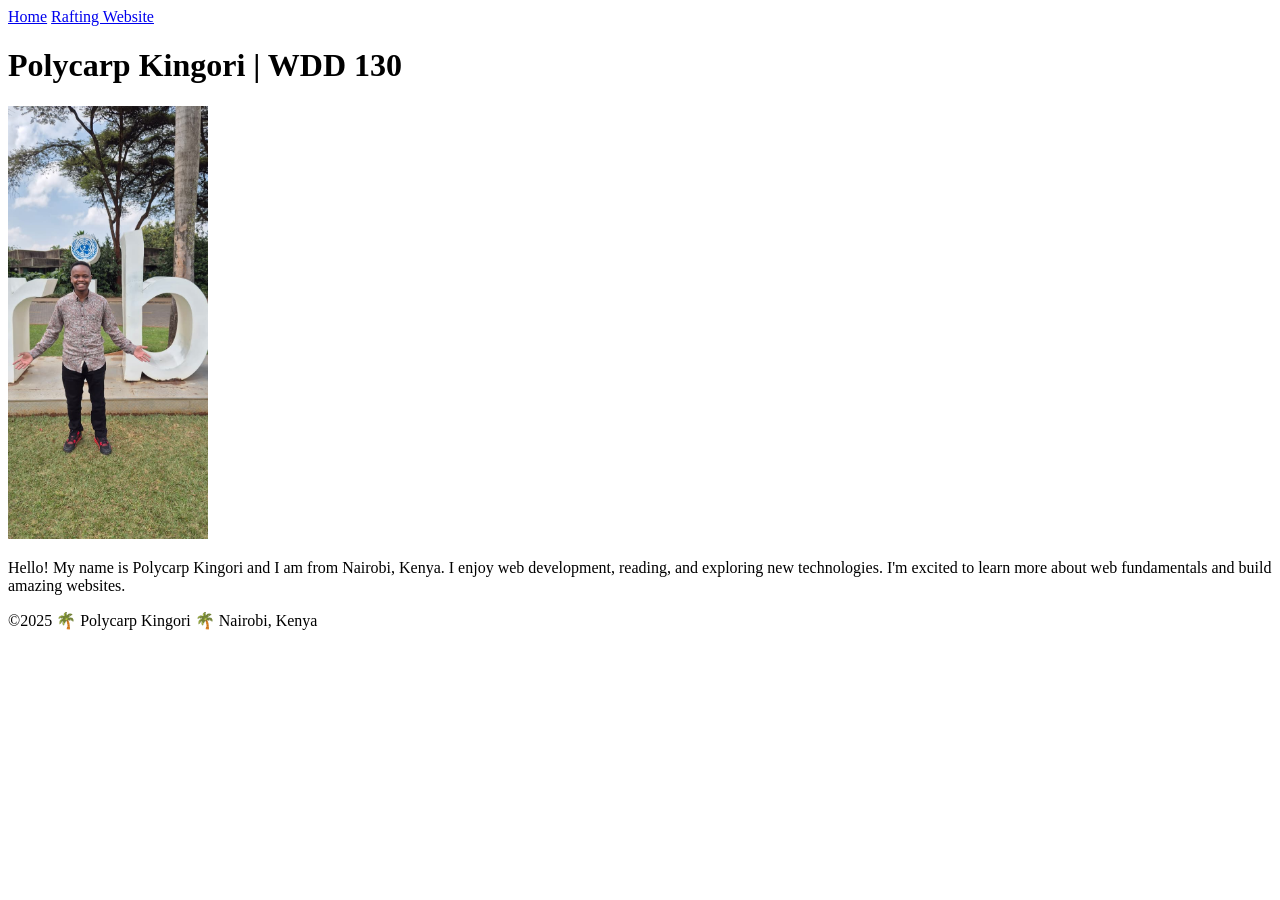
<file: index.html>
<!DOCTYPE html>
<html lang="en-US">

<head>
    <meta charset="utf-8">
    <meta name="viewport" content="width=device-width, initial-scale=1.0">
    <title>Polycarp Kingori | WDD 130</title>
</head>

<body>
    <header>
        <nav>
            <a href="#">Home</a>
            <a href="wwr/">Rafting Website</a>
        </nav>
    </header>
    <main>
        <h1>Polycarp Kingori | WDD 130</h1>
        <img src="images/profile.jpeg" alt="Hello, my name is Polycarp Kingori" width="200">
        <p>Hello! My name is Polycarp Kingori and I am from Nairobi, Kenya. I enjoy web development,
            reading, and exploring new technologies. I'm excited to learn more about web
            fundamentals and build amazing websites.</p>
    </main>
    <footer>
        <p>©2025 🌴 Polycarp Kingori 🌴 Nairobi, Kenya</p>
    </footer>
</body>

</html>
</file>
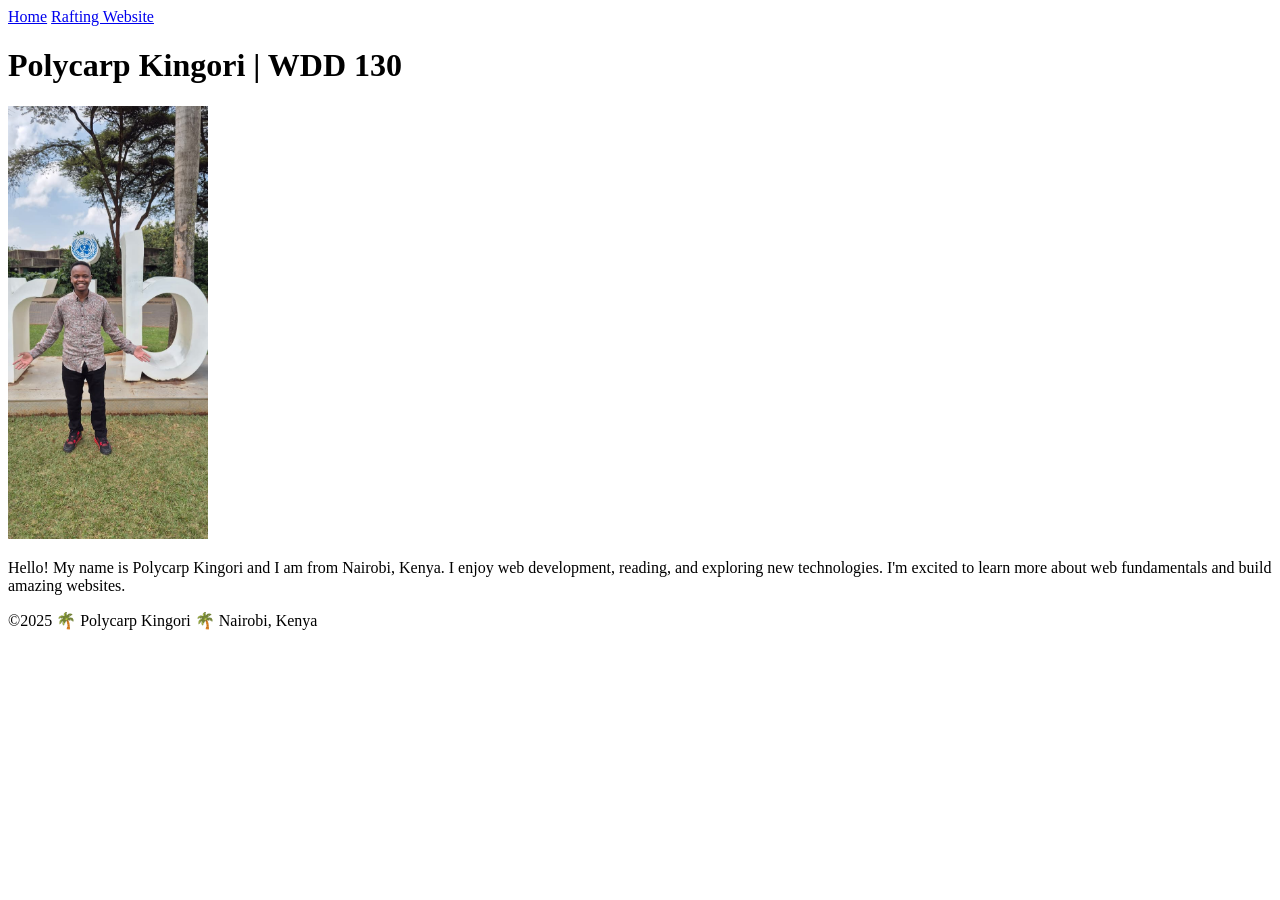
<file: week01/index.html>
<!DOCTYPE html>
<html lang="en-US">

<head>
    <meta charset="utf-8">
    <meta name="viewport" content="width=device-width, initial-scale=1.0">
    <title>Polycarp Kingori | WDD 130</title>
</head>

<body>
    <header>
        <nav>
            <a href="#">Home</a>
            <a href="wwr/">Rafting Website</a>
        </nav>
    </header>
    <main>
        <h1>Polycarp Kingori | WDD 130</h1>
        <img src="images\profile1.jpeg" alt="Hello, my name is Polycarp Kingori" width="200">
        <p>Hello! My name is Polycarp Kingori and I am from Nairobi, Kenya. I enjoy web development,
            reading, and exploring new technologies. I'm excited to learn more about web
            fundamentals and build amazing websites.</p>
    </main>
    <footer>
        <p>©2025 🌴 Polycarp Kingori 🌴 Nairobi, Kenya</p>
    </footer>
</body>

</html>
</file>
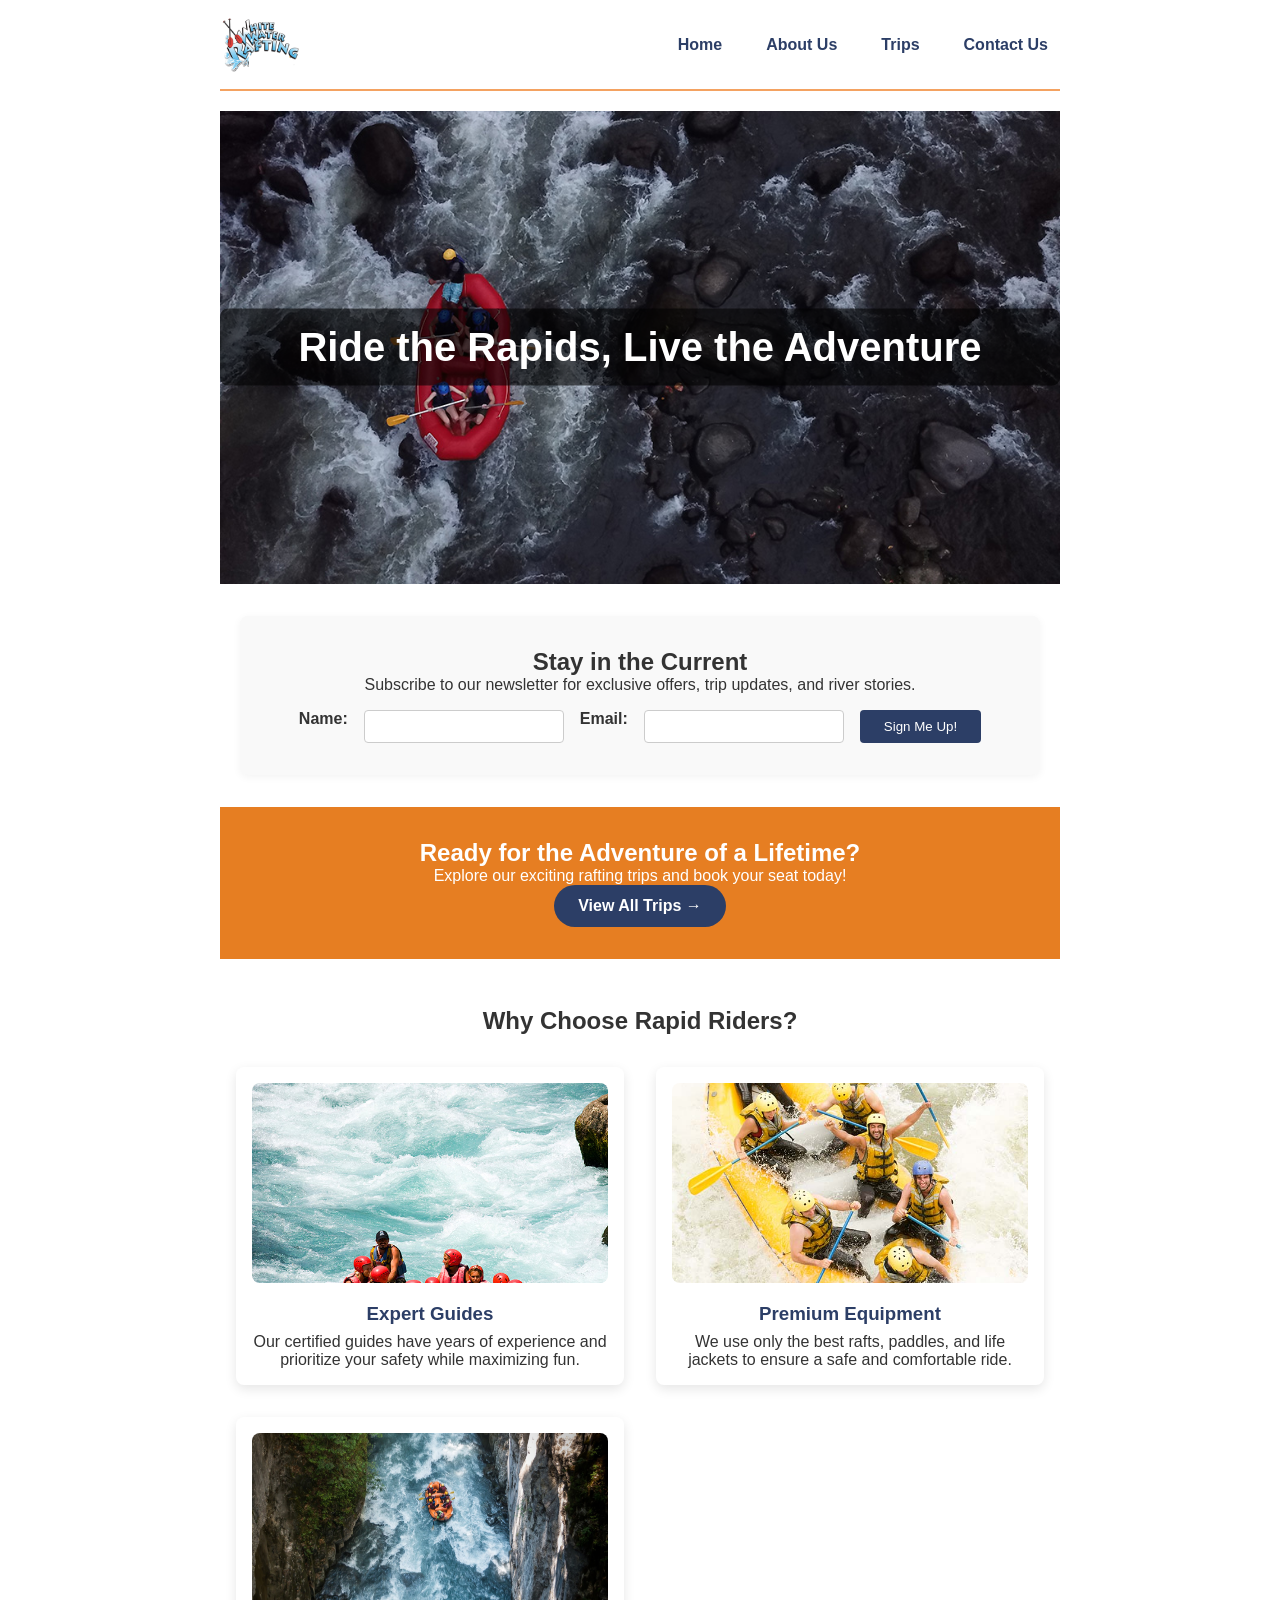
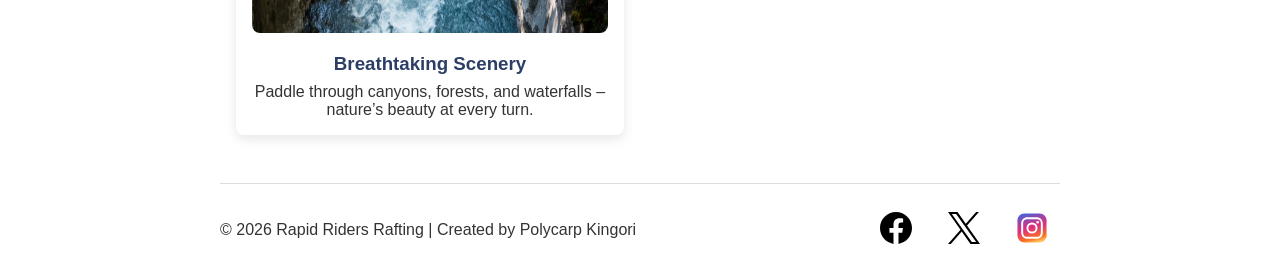
<file: wwr/index.html>
<!DOCTYPE html>
<html lang="en">

<head>
    <meta charset="UTF-8">
    <meta name="viewport" content="width=device-width, initial-scale=1.0">
    <meta name="description"
      content="Rapid Riders Rafting – Experience thrilling white water rafting adventures. Book your trip today, sign up for our newsletter, and explore our offerings.">
    <meta name="author" content="Polycarp Kingori">
    <title>Home | Rapid Riders Rafting</title>
    <link rel="stylesheet" href="styles/rafting.css">
</head>

<body>
    <header>
        <img src="images/logo.png" alt="Rapid Riders Logo">
        <nav>
            <a href="index.html">Home</a>
            <a href="about.html">About Us</a>
            <a href="trips.html">Trips</a>
            <a href="contact.html">Contact Us</a>
        </nav>
    </header>

    <main>
        <!-- Hero Section with absolute heading -->
        <div class="hero">
            <img src="images/hero-home.jpg" alt="Rafting adventure on wild river">
            <h1>Ride the Rapids, Live the Adventure</h1>
        </div>

        <!-- Newsletter Signup Form -->
        <section class="newsletter">
            <h2>Stay in the Current</h2>
            <p>Subscribe to our newsletter for exclusive offers, trip updates, and river stories.
            </p>
            <form action="#" method="post">
                <label for="news_name">Name:</label>
                <input type="text" id="news_name" name="name" required>

                <label for="news_email">Email:</label>
                <input type="email" id="news_email" name="email" required>

                <button type="submit">Sign Me Up!</button>
            </form>
        </section>

        <!-- Call to Action (to Trips page) -->
        <section class="cta">
            <h2>Ready for the Adventure of a Lifetime?</h2>
            <p>Explore our exciting rafting trips and book your seat today!</p>
            <a href="trips.html" class="cta-button">View All Trips →</a>
        </section>

        <!-- CSS Grid Layout: purpose & offerings -->
        <section class="grid-section">
            <h2>Why Choose Rapid Riders?</h2>
            <div class="grid-container">
                <div class="grid-item">
                    <img src="images/grid1.jpg" alt="Professional guides">
                    <h3>Expert Guides</h3>
                    <p>Our certified guides have years of experience and prioritize your safety
                        while maximizing fun.</p>
                </div>
                <div class="grid-item">
                    <img src="images/grid2.jpg" alt="Top equipment">
                    <h3>Premium Equipment</h3>
                    <p>We use only the best rafts, paddles, and life jackets to ensure a safe and
                        comfortable ride.</p>
                </div>
                <div class="grid-item">
                    <img src="images/grid3.jpg" alt="Scenic rivers">
                    <h3>Breathtaking Scenery</h3>
                    <p>Paddle through canyons, forests, and waterfalls – nature’s beauty at every
                        turn.</p>
                </div>
            </div>
        </section>
    </main>

    <footer>
        <p>© 2026 Rapid Riders Rafting | Created by Polycarp Kingori</p>
        <nav class="socialmedia">
            <a href="https://facebook.com"><img src="images/facebook.svg" alt="Facebook"></a>
            <a href="https://twitter.com"><img src="images/twitter.svg" alt="Twitter"></a>
            <a href="https://instagram.com"><img src="images/instagram.svg" alt="Instagram"></a>
        </nav>
    </footer>
</body>

</html>
</file>
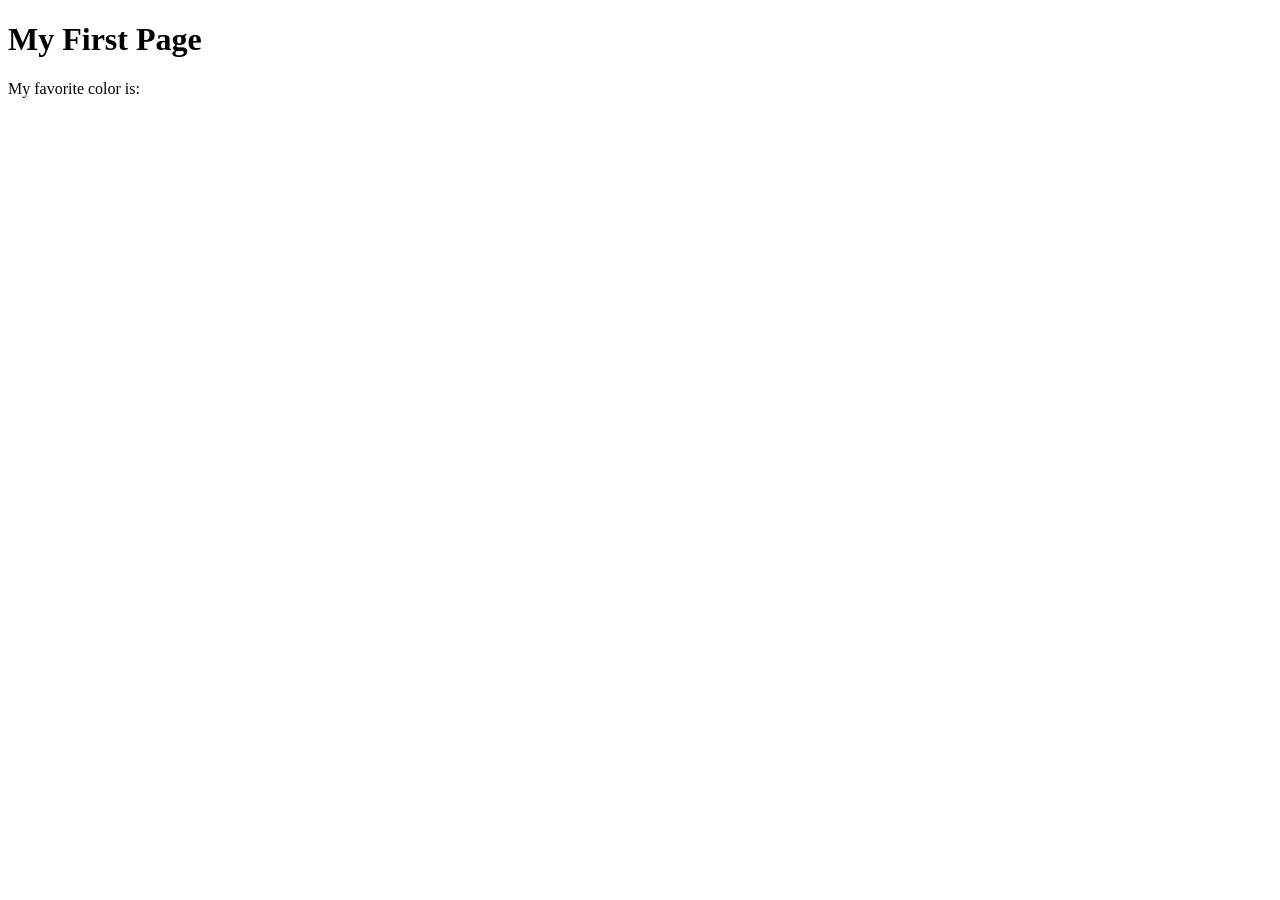
<file: week01/first-page.html>
<!DOCTYPE html>
<html lang="en">
<head>
    <meta charset="UTF-8">
    <meta name="viewport" content="width=device-width, initial-scale=1.0">
    <title>My First Page</title>
</head>
<body>
    <h1>My First Page</h1>
    <p>My favorite color is: </p>
</body>
</html>
</file>
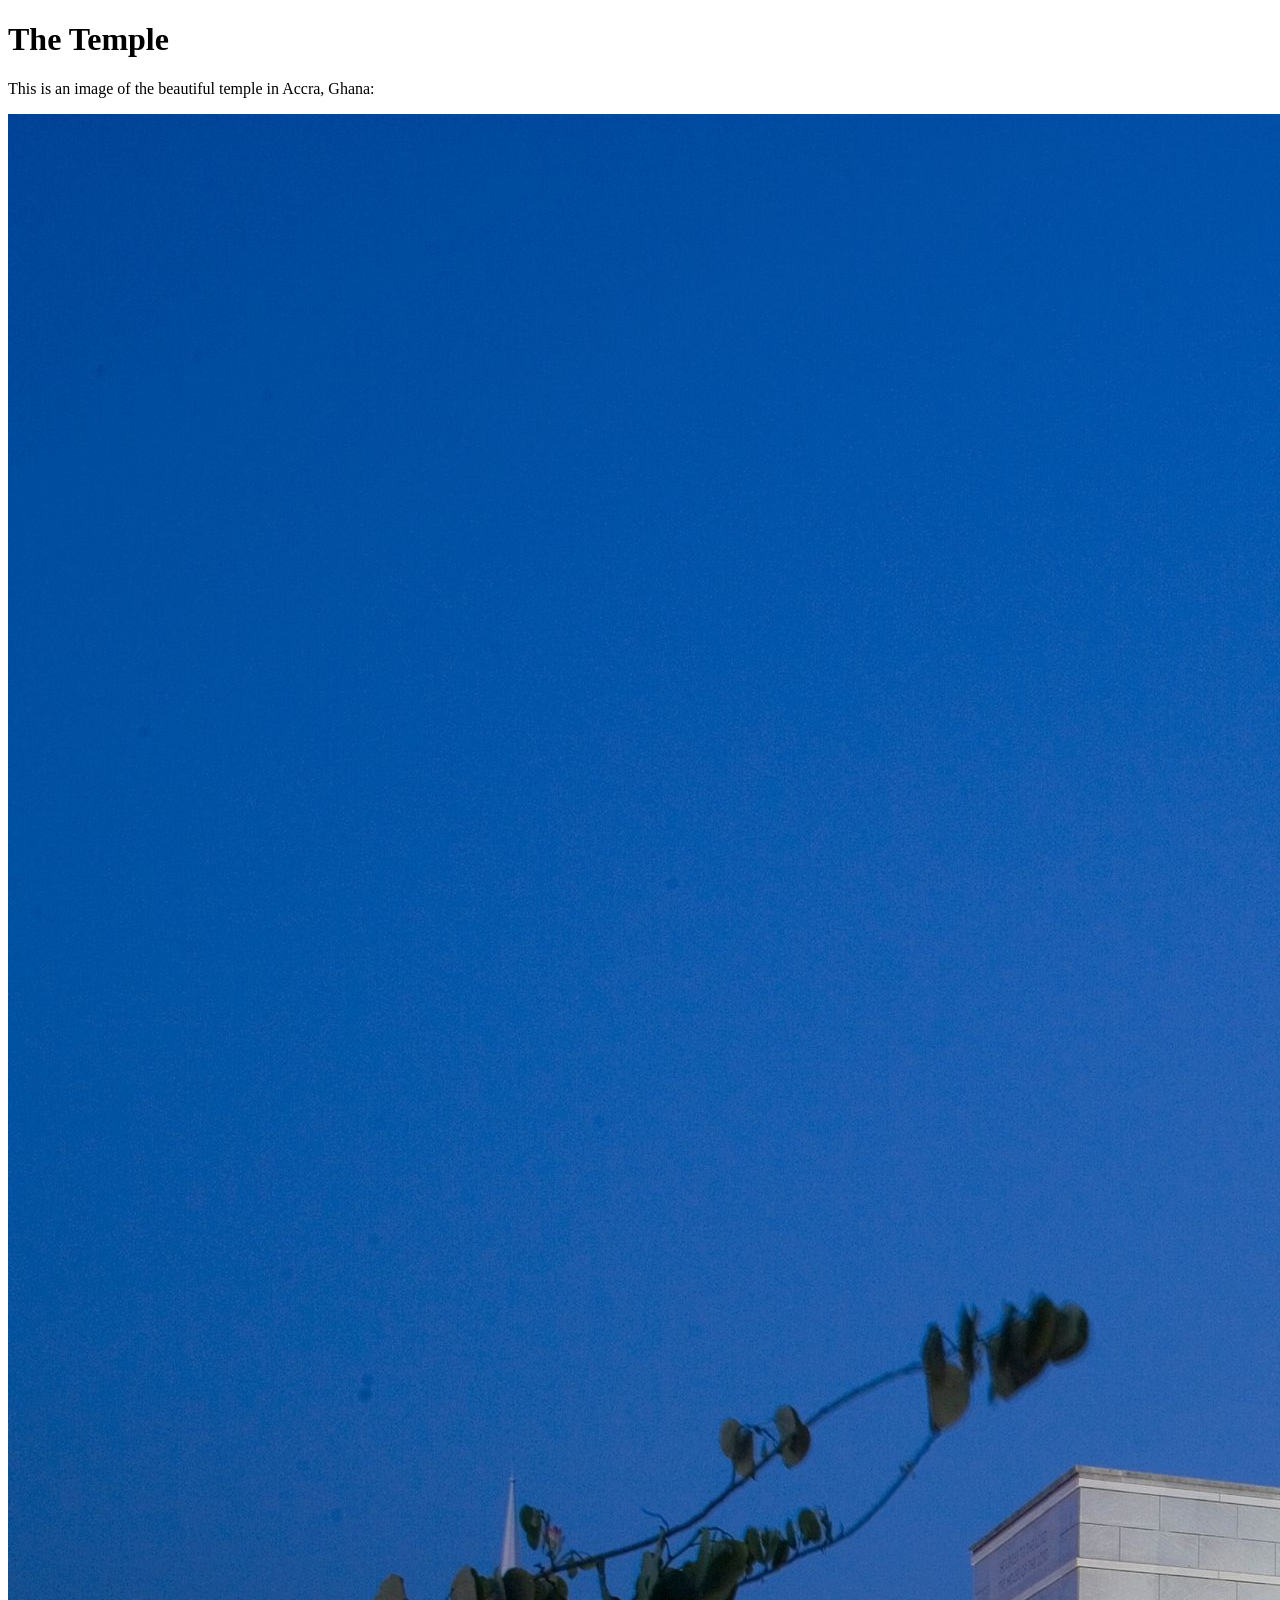
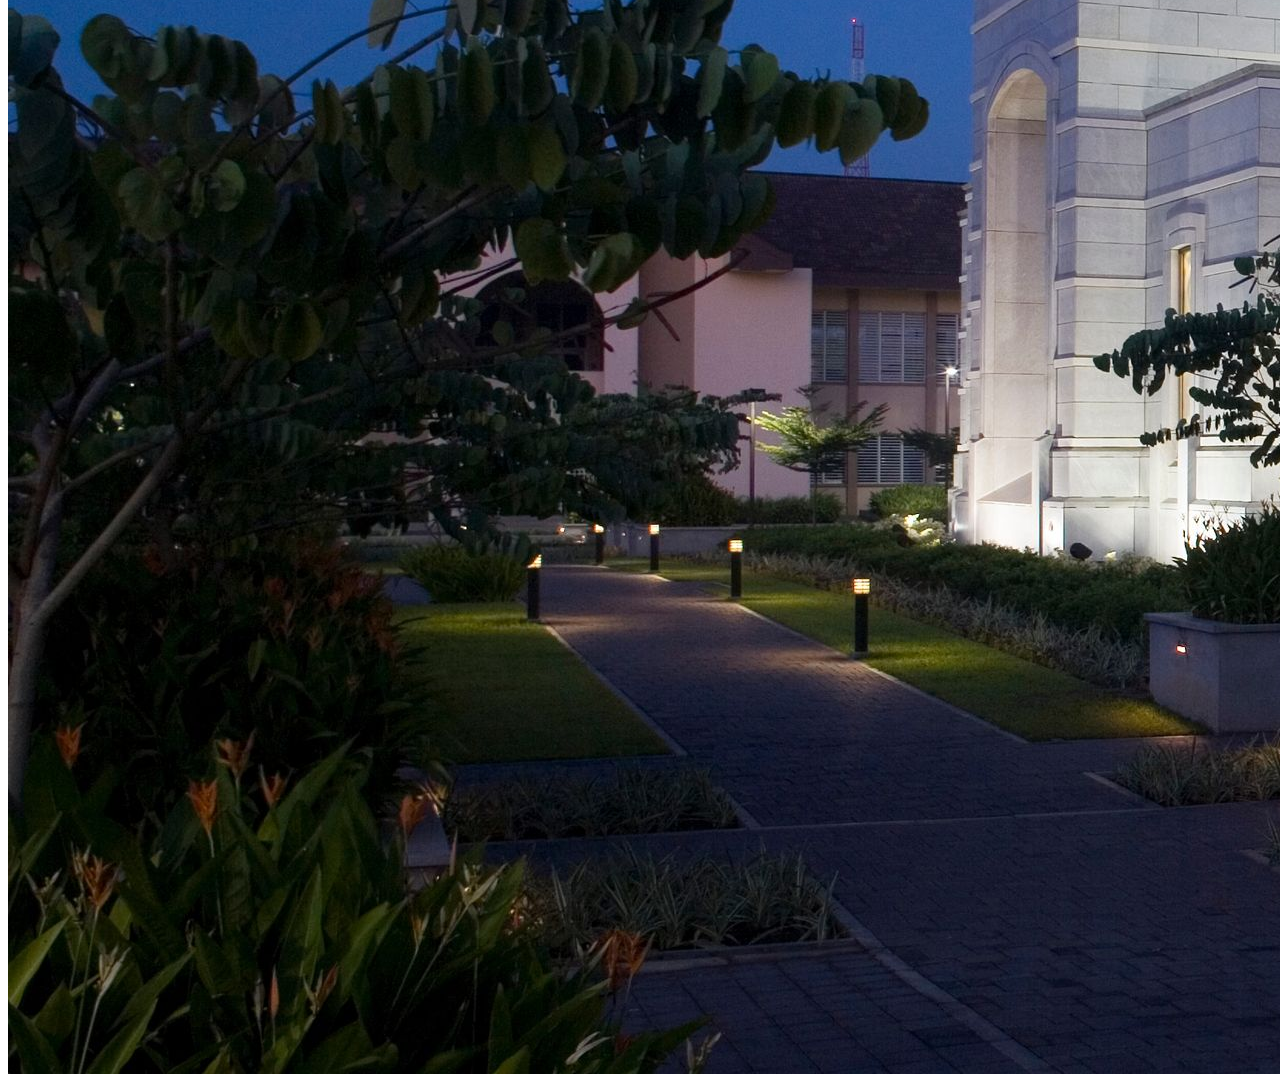
<file: week01/images.html>
<!DOCTYPE html>
<html lang="en">
<head>
    <meta charset="UTF-8">
    <meta name="viewport" content="width=device-width, initial-scale=1.0">
    <title>Temple Image</title>
</head>
<body>
    <h1>The Temple</h1>
    <p>This is an image of the beautiful temple in Accra, Ghana:</p>
    <img src="images/temple-large.jpeg" alt="The Accra Ghana Temple">
    
</body>
</html>
</file>
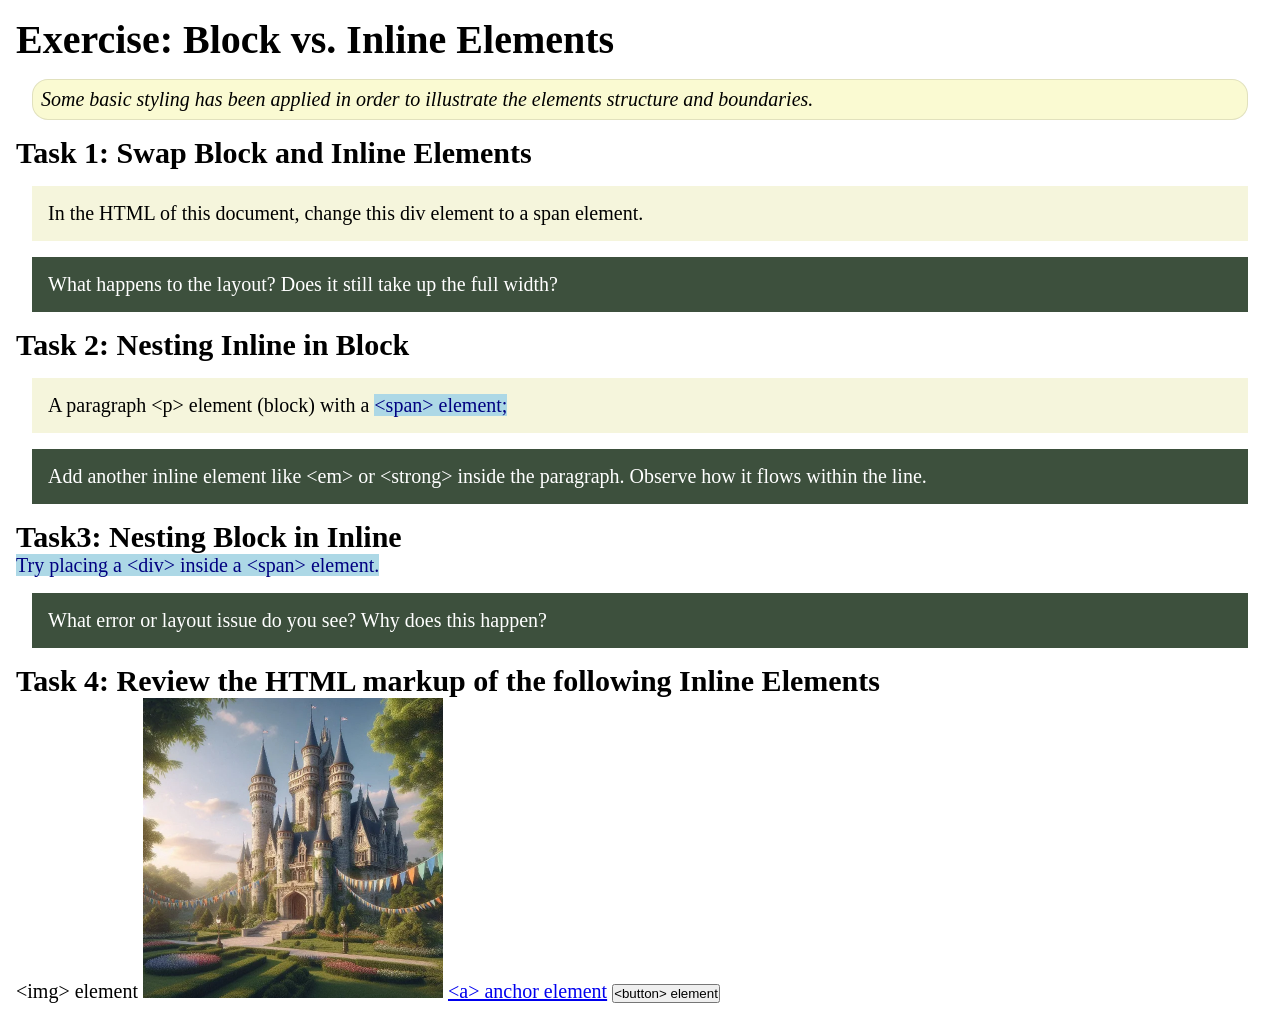
<file: week02/block-vs-inline.html>
<!DOCTYPE html>
<html lang="en">

<head>
    <meta charset="UTF-8">
    <meta name="viewport" content="width=device-width, initial-scale=1.0">
    <title>Exercise: Block vs. Inline Elements</title>
    <link rel="stylesheet" href="styles/block-vs-inline.css">
</head>

<body>
    <main>
        <h1>Exercise: Block vs. Inline Elements</h1>
        <p class="note">Some basic styling has been applied in order to illustrate the elements structure and
            boundaries.</p>

        <h2>Task 1: Swap Block and Inline Elements</h2>
        <div>In the HTML of this document, change this div element to a span element.</div>

        <p class="question">What happens to the layout? Does it still take up the full width?</p>

        <h2>Task 2: Nesting Inline in Block</h2>
        <p>A paragraph &lt;p&gt; element (block) with a <span>&lt;span&gt; element;</span></p>
        <p class="question">Add another inline element like &lt;em&gt; or &lt;strong&gt; inside the paragraph. Observe
            how it flows within the line.</p>

        <h2>Task3: Nesting Block in Inline</h2>
        <span>Try placing a &lt;div&gt; inside a &lt;span&gt; element.</span>
            <p class="question">What error or layout issue do you see? Why does this happen?</p>


            <h2>Task 4: Review the HTML markup of the following Inline Elements</h2>
        &lt;img&gt; element
        <img src="images/castle.webp" alt="placeholder image (images are inline)" width="300" height="300">
        <a href="https://churchofjesuschrist.org">&lt;a&gt; anchor element</a>
        <button type="button">&lt;button&gt; element</button>
    </main>
</body>

</html>
</file>
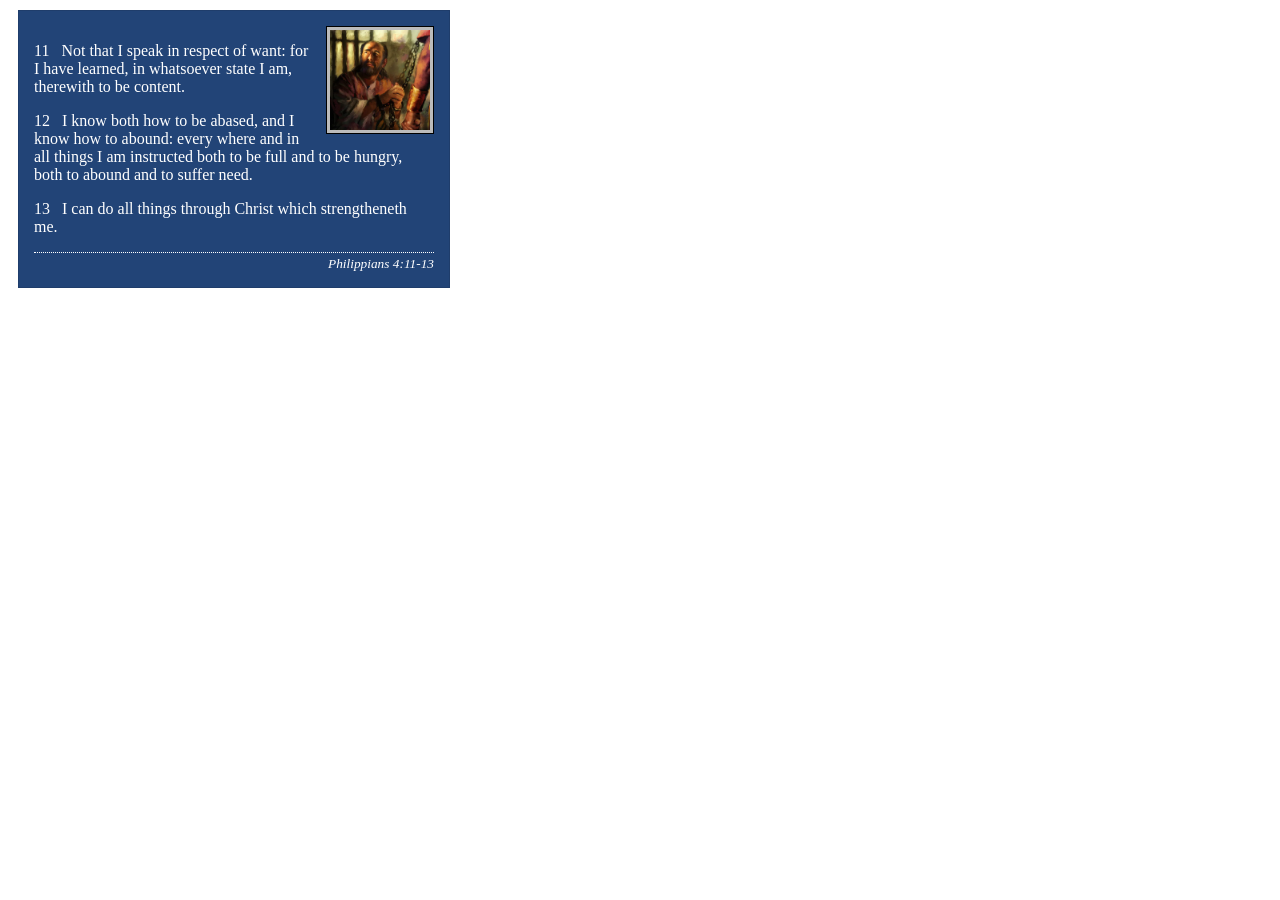
<file: week02/box-model-solution.html>
<!DOCTYPE html>
<html lang="en">
<head>
    <meta charset="UTF-8">
    <meta name="viewport" content="width=device-width, initial-scale=1.0">
    <title>Box Model Activity</title>
    <link rel="stylesheet" href="styles/box-model-solution.css">
</head>
<body>
    <main>
        <div class="callout">
            <img src="images/apostle-paul-imprisoned.webp" alt="Paul the Apostle - Imprisoned in Rome" width="200" height="200">
            <blockquote>
                <p>11 &nbsp; Not that I speak in respect of want: for I have learned, in whatsoever state I am, therewith to be content.</p>
                <p>12 &nbsp; I know both how to be abased, and I know how to abound: every where and in all things I am instructed both to be full and to be hungry, both to abound and to suffer need.</p>
                <p>13 &nbsp; I can do all things through Christ which strengtheneth me.</p>
            </blockquote>
            <cite>Philippians 4:11-13</cite>
        </div>
    </main>
</body>
</html>
</file>
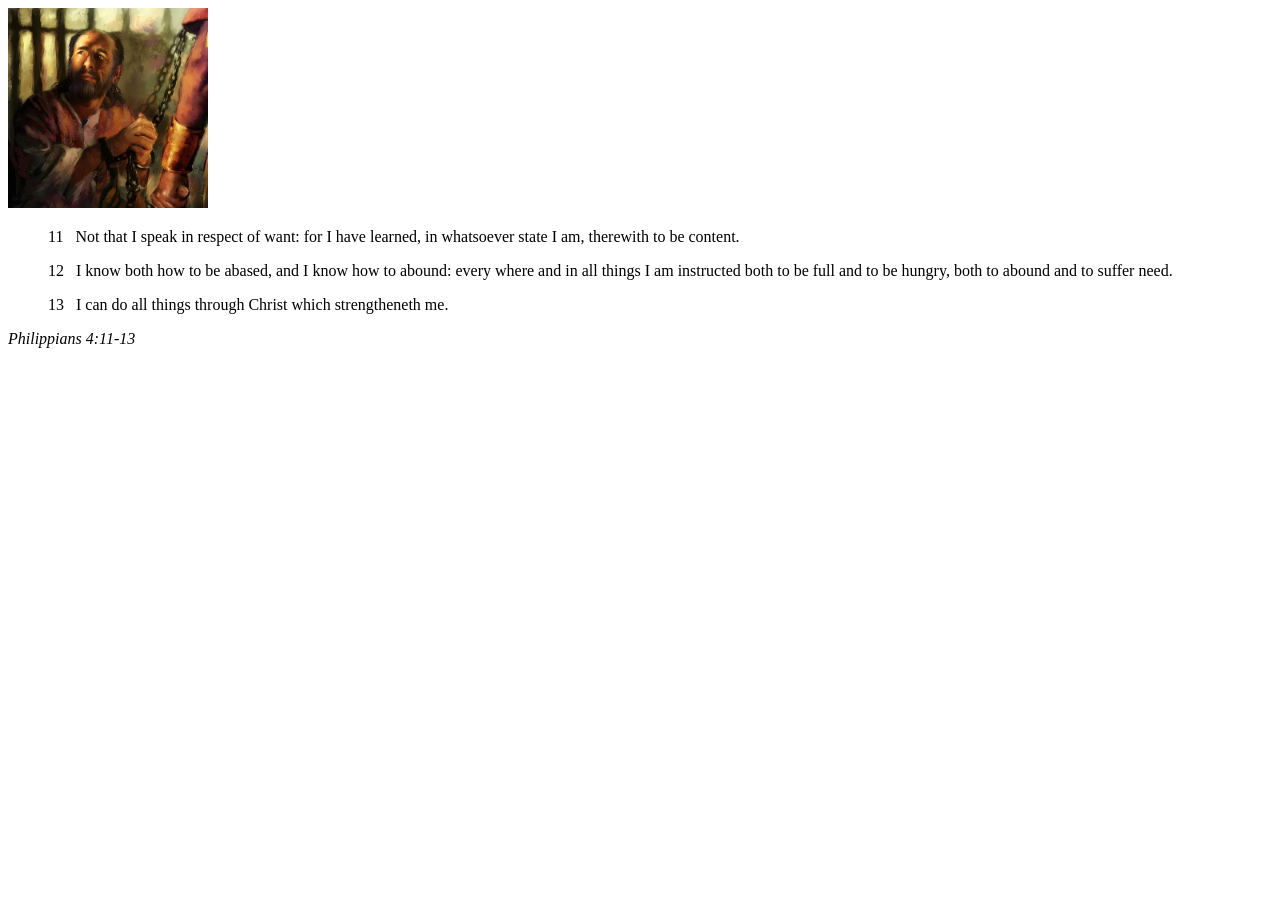
<file: week02/box-model.html>
<!DOCTYPE html>
<html lang="en">
<head>
    <meta charset="UTF-8">
    <meta name="viewport" content="width=device-width, initial-scale=1.0">
    <title>Box Model Activity</title>
</head>
<body>
    <main>
        <div class="callout">
            <img src="images/apostle-paul-imprisoned.webp" alt="Paul the Apostle - Imprisoned in Rome" width="200" height="200">
            <blockquote>
                <p>11 &nbsp; Not that I speak in respect of want: for I have learned, in whatsoever state I am, therewith to be content.</p>
                <p>12 &nbsp; I know both how to be abased, and I know how to abound: every where and in all things I am instructed both to be full and to be hungry, both to abound and to suffer need.</p>
                <p>13 &nbsp; I can do all things through Christ which strengtheneth me.</p>
            </blockquote>
            <cite>Philippians 4:11-13</cite>
        </div>
    </main>
</body>
</html>
</file>
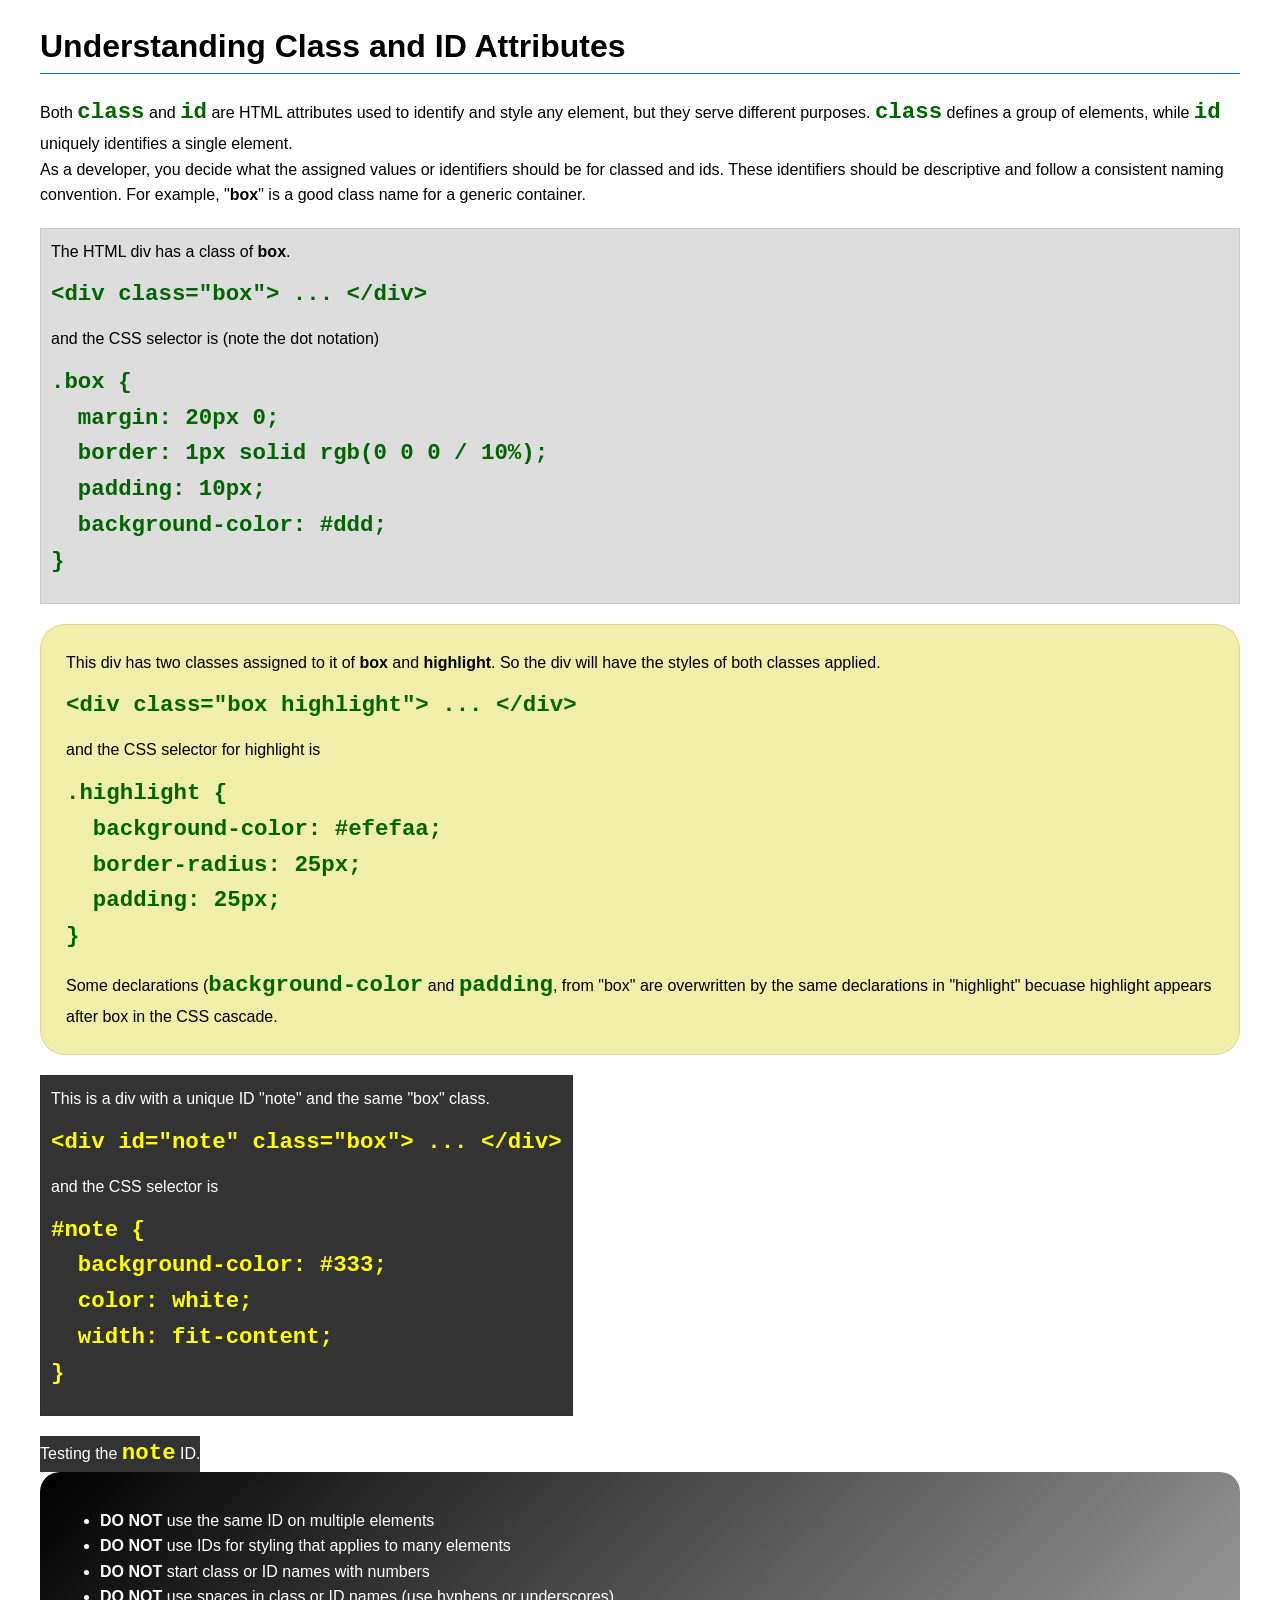
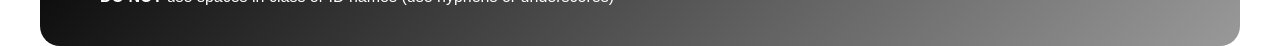
<file: week03/class-and-id.html>
<!DOCTYPE html>
<html lang="en">

<head>
    <meta charset="UTF-8">
    <meta name="viewport" content="width=device-width, initial-scale=1.0">
    <title>Class vs ID Attributes</title>
    <link rel="stylesheet" href="styles/class-and-id.css">
</head>

<body>
    <h1>Understanding Class and ID Attributes</h1>
    <p>Both <code>class</code> and <code>id</code> are HTML attributes used to identify and style any element, but they
        serve different purposes. <code>class</code> defines a group of elements, while <code>id</code> uniquely
        identifies a single element.</p>
    <p>As a developer, you decide what the assigned values or identifiers should be for classed and ids. These
        identifiers should be
        descriptive and follow a consistent naming convention. For example, "<strong>box</strong>" is a good class name
        for a generic container.</p>
    <div class="box">
        <p>The HTML div has a class of <strong>box</strong>.</p>
        <pre><code class="html">&lt;div class="box"&gt; ... &lt;/div&gt;</code></pre>
        and the CSS selector is (note the dot notation)
        <pre><code class="css">.box {
  margin: 20px 0;
  border: 1px solid rgb(0 0 0 / 10%);
  padding: 10px;
  background-color: #ddd; 
}</code></pre>
    </div>

    <div class="box highlight">
        <p>This div has two classes assigned to it of <strong>box</strong> and <strong>highlight</strong>. So the div
            will have the styles of both classes applied.</p>
        <pre><code class="html">&lt;div class="box highlight"&gt; ... &lt;/div&gt;</code></pre>
        and the CSS selector for highlight is
        <pre><code class="css">.highlight {
  background-color: #efefaa;
  border-radius: 25px;
  padding: 25px;
}</code></pre>
<p>Some declarations (<code>background-color</code> and <code>padding</code>, from "box" are overwritten by the same declarations in "highlight" becuase highlight appears after box in the CSS cascade.</p>
    </div>

    <div id="note" class="box">
        <p>This is a div with a unique ID "note" and the same "box" class.</p>
        <pre><code class="html">&lt;div id="note" class="box"&gt; ... &lt;/div&gt;</code></pre>
        and the CSS selector is
        <pre><code class="css">#note {
  background-color: #333;
  color: white;
  width: fit-content;
}</code></pre>
    </div>

    <div id="note">
        <p>Testing the <code>note</code> ID.</p>
    </div>

    <section id="best-practice">
        <ul>
            <li><strong>DO NOT</strong> use the same ID on multiple elements</li>
            <li><strong>DO NOT</strong> use IDs for styling that applies to many elements</li>
            <li><strong>DO NOT</strong> start class or ID names with numbers</li>
            <li><strong>DO NOT</strong> use spaces in class or ID names (use hyphens or underscores)</li>
        </ul>
    </section>




</body>

</html>
</file>
<file: wwr/styles/rafting.css>
/* CSS Variables */
:root {
    --primary-color: #1e3c5c;
    --accent1-color: #f4a261;
    --accent2-color: #2a9d8f;
    --body-font: 'Arial', 'Helvetica', sans-serif;
    --heading-font: 'Georgia', 'Times New Roman', serif;
}

* {
    margin: 0;
    padding: 0;
    box-sizing: border-box;
}

body {
    font-family: var(--body-font);
    color: #333;
}

/* Limit page width and center */
header,
main,
footer {
    width: 840px;
    margin: 0 auto;
}

/* ========== HEADER: CSS GRID ========== */
header {
    display: grid;
    grid-template-columns: auto 1fr;
    align-items: center;
    padding: 16px 0;
    border-bottom: 2px solid var(--accent1-color);
}

header img {
    width: 80px;
    height: auto;
}

/* ========== NAV: CSS FLEX ========== */
nav {
    display: flex;
    justify-content: flex-end;
    gap: 20px;
}

nav a {
    text-decoration: none;
    color: var(--primary-color);
    font-weight: bold;
    padding: 8px 12px;
}

nav a:hover {
    background-color: var(--accent1-color);
    color: white;
    border-radius: 4px;
}

/* ========== HERO SECTION ========== */
.hero {
    position: relative;
    margin: 20px 0;
}

.hero img {
    display: block;
    width: 100%;
    height: auto;
}

.hero h1 {
    position: absolute;
    top: 20px;
    left: 0;
    width: 100%;
    text-align: center;
    background-color: rgba(30, 60, 92, 0.8);
    color: white;
    padding: 16px;
}

.hero article {
    position: absolute;
    bottom: 30px;
    left: 20px;
    right: 20px;
    background-color: rgba(0, 0, 0, 0.6);
    color: white;
    padding: 16px;
    border-radius: 8px;
}

.hero article img {
    float: right;
    width: 125px;
    margin-left: 16px;
    border-radius: 8px;
}

/* ========== HISTORY SECTION ========== */
.history {
    margin: 40px 0;
}

.history h2 {
    text-align: center;
    margin-bottom: 20px;
}

.history-content {
    display: flex;
    gap: 20px;
    align-items: center;
}

.history-content p {
    flex: 2;
    line-height: 1.6;
}

/* You can add a history image by inserting <img> inside .history-content */

/* ========== ADVENTURES SECTION (5 images) ========== */
.adventures {
    margin: 40px 0;
}

.adventures h2 {
    text-align: center;
    margin-bottom: 20px;
}

.adventure-grid {
    display: grid;
    grid-template-columns: repeat(5, 1fr);
    gap: 16px;
}

.adventure-grid figure {
    margin: 0;
    text-align: center;
}

.adventure-grid img {
    width: 100%;
    height: auto;
    border-radius: 8px;
}

.adventure-grid figcaption {
    margin-top: 8px;
    font-weight: bold;
    color: var(--primary-color);
}

/* ========== FOOTER ========== */
footer {
    display: flex;
    justify-content: space-between;
    align-items: center;
    padding: 20px 0;
    border-top: 1px solid #ddd;
}

footer p {
    margin: 0;
}

.socialmedia {
    display: flex;
    gap: 12px;
}

.socialmedia a {
    text-decoration: none;
}

.socialmedia img {
    width: 32px;
    height: auto;
}

/* Contact Page Styles */

/* Company Info & Map */
.contact-info {
    max-width: 1200px;
    margin: 2rem auto;
    text-align: center;
}

.company-details {
    background-color: #f9f9f9;
    padding: 1.5rem;
    border-radius: 8px;
}

.map-container iframe {
    width: 100%;
    max-width: 600px;
    height: 450px;
    border: 0;
    margin-top: 1rem;
}

/* Employee Profiles */
.employees {
    background-color: #eef4ff;
    padding: 2rem;
    text-align: center;
}

.employee-profiles {
    display: flex;
    justify-content: space-around;
    flex-wrap: wrap;
    gap: 2rem;
}

.employee-profiles figure {
    width: 200px;
    margin: 0;
}

.employee-profiles img {
    width: 100%;
    border-radius: 50%;
    box-shadow: 0 4px 8px rgba(0, 0, 0, 0.1);
}

.employee-profiles figcaption {
    margin-top: 0.5rem;
    font-weight: bold;
}

/* Contact Form */
.contact-form {
    max-width: 800px;
    margin: 2rem auto;
    padding: 1.5rem;
    background-color: #fff;
    border-radius: 12px;
    box-shadow: 0 2px 10px rgba(0, 0, 0, 0.1);
}

.contact-form form {
    display: flex;
    flex-direction: column;
    gap: 1rem;
}

.contact-form label {
    font-weight: 600;
}

.contact-form input[type="text"],
.contact-form input[type="email"],
.contact-form textarea {
    width: 100%;
    padding: 0.75rem;
    border: 1px solid #ccc;
    border-radius: 6px;
    font-size: 1rem;
}

.contact-form fieldset {
    border: 1px solid #ccc;
    padding: 1rem;
    border-radius: 8px;
}

.contact-form legend {
    font-weight: bold;
    padding: 0 0.5rem;
}

.checkbox-label {
    display: flex;
    align-items: center;
    gap: 0.5rem;
    font-weight: normal;
}

.contact-form button {
    background-color: #2c3e66;
    color: white;
    padding: 0.75rem 1.5rem;
    border: none;
    border-radius: 8px;
    font-size: 1.1rem;
    cursor: pointer;
    transition: background 0.3s;
}

.contact-form button:hover {
    background-color: #1a2a4a;
}

.checkbox-wrapper {
    display: flex;
    align-items: center;
    gap: 0.5rem;
}

.checkbox-wrapper label {
    font-weight: normal;
}

/* ========== GLOBAL STYLES (consistent with existing) ========== */
:root {
    --primary-color: #2c3e66;
    --secondary-color: #1a2a4a;
    --accent-color: #e67e22;
    --light-bg: #f9f9f9;
    --text-dark: #333;
    --border-radius: 8px;
}

/* ========== HOME PAGE STYLES ========== */
/* Hero with absolute heading */
.hero {
    position: relative;
    width: 100%;
    max-height: 600px;
    overflow: hidden;
}

.hero img {
    width: 100%;
    height: auto;
    display: block;
}

.hero h1 {
    position: absolute;
    top: 50%;
    left: 50%;
    transform: translate(-50%, -50%);
    background-color: rgba(0, 0, 0, 0.6);
    color: white;
    padding: 1rem 2rem;
    font-size: 2.5rem;
    text-align: center;
    border-radius: var(--border-radius);
    white-space: nowrap;
    font-family: 'Arial', sans-serif;
}

@media (max-width: 768px) {
    .hero h1 {
        font-size: 1.5rem;
        white-space: normal;
        width: 90%;
        padding: 0.5rem;
    }
}

/* Newsletter section */
.newsletter {
    background-color: var(--light-bg);
    padding: 2rem;
    text-align: center;
    margin: 2rem auto;
    max-width: 800px;
    border-radius: var(--border-radius);
    box-shadow: 0 2px 8px rgba(0, 0, 0, 0.05);
}

.newsletter form {
    display: flex;
    flex-wrap: wrap;
    justify-content: center;
    gap: 1rem;
    margin-top: 1rem;
}

.newsletter label {
    font-weight: bold;
}

.newsletter input {
    padding: 0.5rem;
    border: 1px solid #ccc;
    border-radius: 4px;
    width: 200px;
}

.newsletter button {
    background-color: var(--primary-color);
    color: white;
    border: none;
    padding: 0.5rem 1.5rem;
    border-radius: 4px;
    cursor: pointer;
}

.newsletter button:hover {
    background-color: var(--secondary-color);
}

/* Call to Action (common) */
.cta,
.cta-trips {
    text-align: center;
    background-color: var(--accent-color);
    color: white;
    padding: 2rem;
    margin: 2rem 0;
}

.cta-button {
    display: inline-block;
    background-color: var(--primary-color);
    color: white;
    padding: 0.75rem 1.5rem;
    text-decoration: none;
    border-radius: 30px;
    font-weight: bold;
    transition: background 0.3s;
}

.cta-button:hover {
    background-color: var(--secondary-color);
}

/* CSS Grid Layout - Home page */
.grid-section {
    max-width: 1200px;
    margin: 2rem auto;
    padding: 1rem;
}

.grid-section h2 {
    text-align: center;
    margin-bottom: 2rem;
}

.grid-container {
    display: grid;
    grid-template-columns: repeat(auto-fit, minmax(280px, 1fr));
    gap: 2rem;
}

.grid-item {
    background-color: white;
    border-radius: var(--border-radius);
    overflow: hidden;
    box-shadow: 0 4px 12px rgba(0, 0, 0, 0.1);
    text-align: center;
    padding: 1rem;
}

.grid-item img {
    width: 100%;
    height: 200px;
    object-fit: cover;
    border-radius: var(--border-radius);
}

.grid-item h3 {
    margin: 1rem 0 0.5rem;
    color: var(--primary-color);
}

/* ========== TRIPS PAGE STYLES ========== */
/* Trip cards layout (beyond single column) */
.trips-list {
    max-width: 1000px;
    margin: 2rem auto;
    padding: 0 1rem;
}

.trips-list h2 {
    text-align: center;
    margin-bottom: 2rem;
}

.trip {
    display: flex;
    flex-wrap: wrap;
    gap: 2rem;
    margin-bottom: 3rem;
    background-color: var(--light-bg);
    border-radius: var(--border-radius);
    overflow: hidden;
    box-shadow: 0 2px 8px rgba(0, 0, 0, 0.1);
}

.trip img {
    width: 300px;
    height: auto;
    object-fit: cover;
    flex-shrink: 0;
}

.trip-info {
    flex: 1;
    padding: 1rem;
}

.trip-info h3 {
    color: var(--primary-color);
    margin-top: 0;
}

@media (max-width: 700px) {
    .trip {
        flex-direction: column;
    }

    .trip img {
        width: 100%;
        max-height: 250px;
    }
}

/* Trip Table */
.trips-table-section {
    max-width: 1000px;
    margin: 2rem auto;
    padding: 1rem;
    overflow-x: auto;
}

.trips-table {
    width: 100%;
    border-collapse: collapse;
    background-color: white;
    box-shadow: 0 2px 8px rgba(0, 0, 0, 0.05);
}

.trips-table th,
.trips-table td {
    border: 1px solid #ddd;
    padding: 0.75rem;
    text-align: left;
}

.trips-table th {
    background-color: var(--primary-color);
    color: white;
}

.trips-table tr:nth-child(even) {
    background-color: #f2f2f2;
}
</file>
<file: week02/styles/block-vs-inline.css>
* {
    margin: 0;
    padding: 0;
}

body {
    font-size: 20px;
    margin: 1rem;
}

p,
div {
    background-color: beige;
    margin: 1rem;
    padding: 1rem;
}

span {
    color: navy;
    background-color: lightblue;
}

code {
    margin: 0;
    padding: 0;
    color: green;
    font-size: 1.2rem;
}

.note {
    font-style: italic;
    background-color: lightgoldenrodyellow;
    border-radius: 1rem;
    border: 1px solid rgb(0 0 0 / 10%);
    margin: 1rem;
    padding: .5rem;
}

.question {
    background-color: #3d503d;
    color: #fff;
}
</file>
<file: week02/styles/box-model-solution.css>
.callout {
    max-width: 400px;
    margin: 10px;
    border: 1px solid rgba(0, 0, 0, .1);
    padding: 15px;
    background-color: #247;
    color: #fff;
}

.callout img {
    float: right;
    margin: 0 0 10px 15px;
    border: 1px solid #000;
    padding: 3px;
    background-color: #bbb;
    width: 100px;
    height: auto;

}

blockquote {
    margin: 0;
}

cite {
    display: block;
    border-top: 1px dotted #fff;
    padding-top: 3px;
    text-align: right;
    font-size: smaller;
}
</file>
<file: week03/styles/class-and-id.css>
body {
    font-family: Arial, sans-serif;
    line-height: 1.6;
    margin: 0;
    padding: 0 40px;
}

h1 {
    border-bottom: 1px solid rgb(0 110 182);
    padding-bottom: 0;
}



p {
    margin: 0;
}

code {
    color: darkgreen;
    font-weight: 700;
    font-size: 1.4rem;
}

/* Class examples - can be reused */

.box {
    margin: 20px 0;
    border: 1px solid rgb(0 0 0 / 10%);
    padding: 10px;
    background-color: #ddd; /* this is shorthand for #dddddd */
}

.highlight {
    background-color: #efefaa;
    border-radius: 25px;
    padding: 25px;
}

/* ID examples - should be unique */

#note {
    background-color: #333;
    color: white;
    width: fit-content;
}

#note code {
    color: yellow;
}

#best-practice {
    background: linear-gradient(135deg, #000 0%, #999 100%);
    color: white;
    border-radius: 20px;
    padding: 20px
}
</file>
